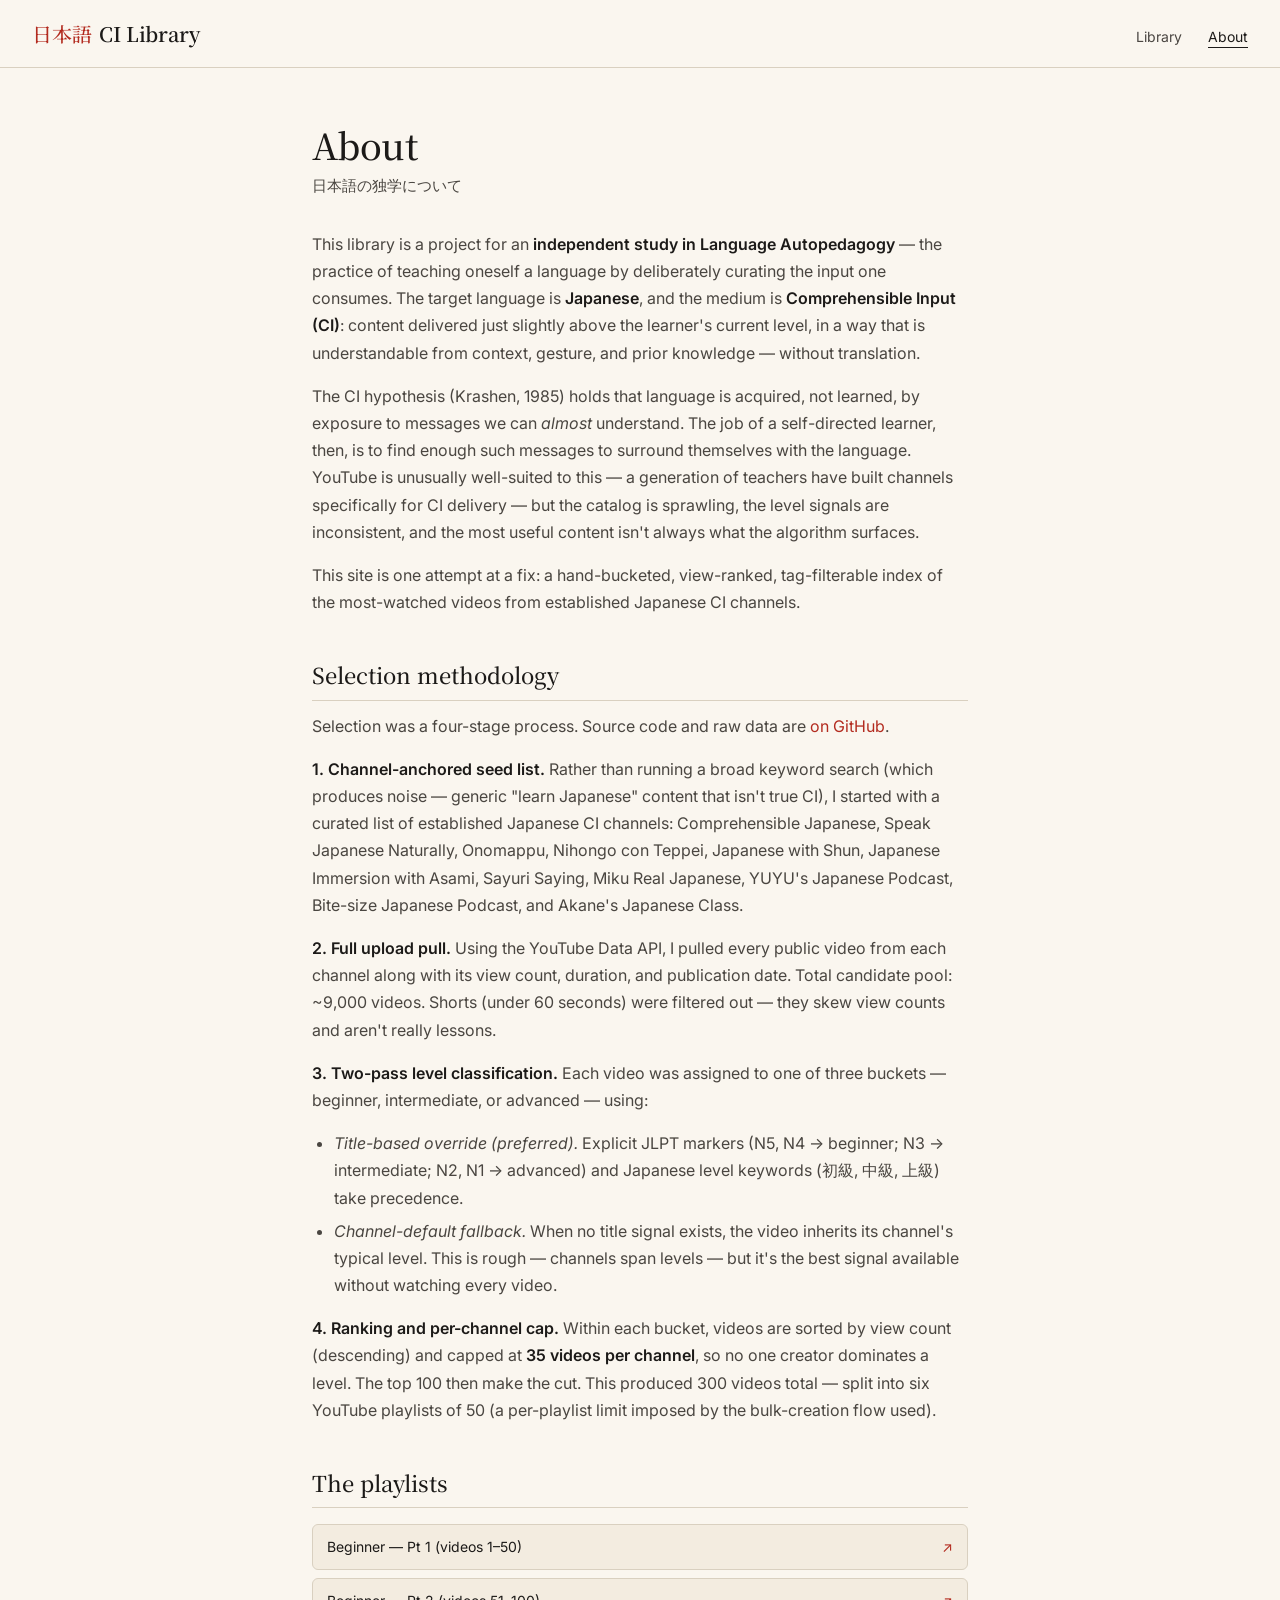
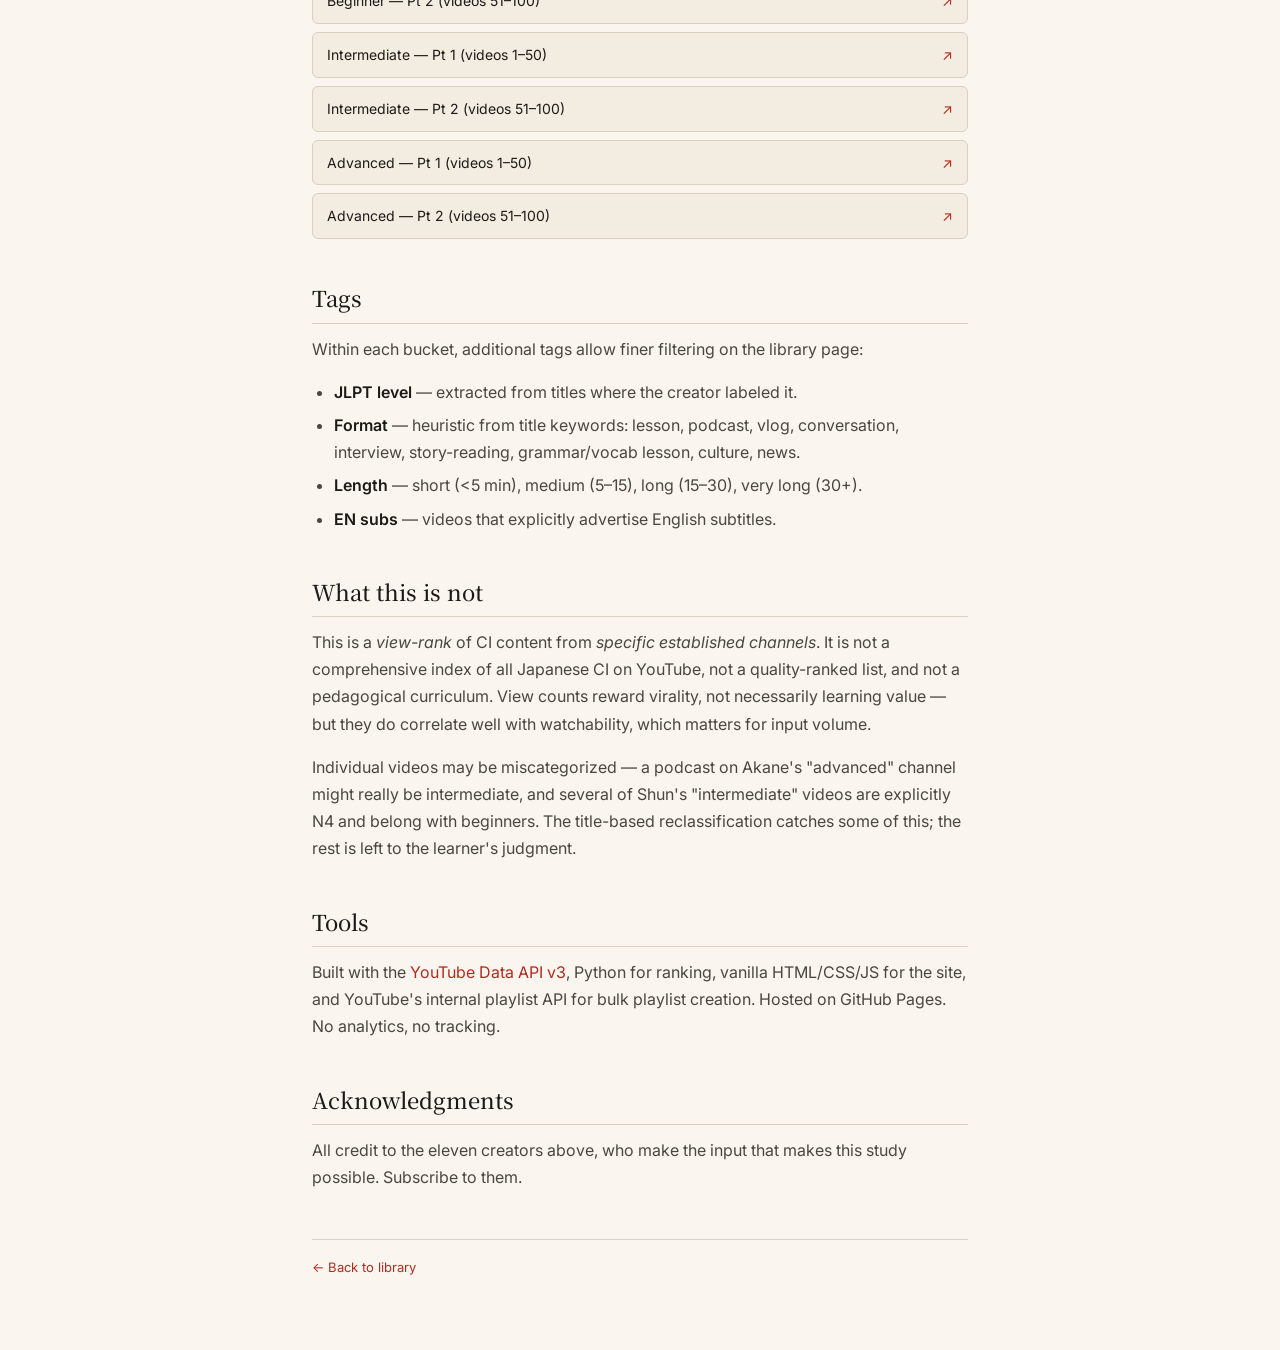
<file: about.html>
<!doctype html>
<html lang="en">
<head>
  <meta charset="utf-8">
  <meta name="viewport" content="width=device-width, initial-scale=1">
  <title>About — Japanese CI Library</title>
  <link rel="preconnect" href="https://fonts.googleapis.com">
  <link rel="preconnect" href="https://fonts.gstatic.com" crossorigin>
  <link href="https://fonts.googleapis.com/css2?family=Inter:wght@400;500;600&family=Noto+Serif+JP:wght@400;500;600&display=swap" rel="stylesheet">
  <link rel="stylesheet" href="style.css">
</head>
<body>
  <header class="site">
    <div class="brand"><span class="jp">日本語</span>CI Library</div>
    <nav class="site">
      <a href="index.html">Library</a>
      <a href="about.html" class="active">About</a>
    </nav>
  </header>

  <article class="prose">
    <h1>About</h1>
    <span class="jp">日本語の独学について</span>

    <p>
      This library is a project for an <strong>independent study in Language Autopedagogy</strong> — the
      practice of teaching oneself a language by deliberately curating the input one consumes. The target
      language is <strong>Japanese</strong>, and the medium is <strong>Comprehensible Input (CI)</strong>:
      content delivered just slightly above the learner's current level, in a way that is understandable
      from context, gesture, and prior knowledge — without translation.
    </p>

    <p>
      The CI hypothesis (Krashen, 1985) holds that language is acquired, not learned, by exposure to
      messages we can <em>almost</em> understand. The job of a self-directed learner, then, is to find
      enough such messages to surround themselves with the language. YouTube is unusually well-suited
      to this — a generation of teachers have built channels specifically for CI delivery — but the
      catalog is sprawling, the level signals are inconsistent, and the most useful content isn't
      always what the algorithm surfaces.
    </p>

    <p>
      This site is one attempt at a fix: a hand-bucketed, view-ranked, tag-filterable index of the most-watched
      videos from established Japanese CI channels.
    </p>

    <h2>Selection methodology</h2>

    <p>
      Selection was a four-stage process. Source code and raw data are
      <a href="https://github.com/k-lauren/japanese-ci-playlists" target="_blank" rel="noopener">on GitHub</a>.
    </p>

    <p><strong>1. Channel-anchored seed list.</strong> Rather than running a broad keyword search
    (which produces noise — generic "learn Japanese" content that isn't true CI), I started with a
    curated list of established Japanese CI channels: Comprehensible Japanese, Speak Japanese
    Naturally, Onomappu, Nihongo con Teppei, Japanese with Shun, Japanese Immersion with Asami,
    Sayuri Saying, Miku Real Japanese, YUYU's Japanese Podcast, Bite-size Japanese Podcast, and
    Akane's Japanese Class.</p>

    <p><strong>2. Full upload pull.</strong> Using the YouTube Data API, I pulled every public video
    from each channel along with its view count, duration, and publication date. Total candidate pool:
    ~9,000 videos. Shorts (under 60 seconds) were filtered out — they skew view counts and aren't
    really lessons.</p>

    <p><strong>3. Two-pass level classification.</strong> Each video was assigned to one of three
    buckets — beginner, intermediate, or advanced — using:</p>
    <ul>
      <li><em>Title-based override (preferred).</em> Explicit JLPT markers (N5, N4 → beginner; N3 →
      intermediate; N2, N1 → advanced) and Japanese level keywords (初級, 中級, 上級) take precedence.</li>
      <li><em>Channel-default fallback.</em> When no title signal exists, the video inherits its
      channel's typical level. This is rough — channels span levels — but it's the best signal
      available without watching every video.</li>
    </ul>

    <p><strong>4. Ranking and per-channel cap.</strong> Within each bucket, videos are sorted by view
    count (descending) and capped at <strong>35 videos per channel</strong>, so no one creator
    dominates a level. The top 100 then make the cut. This produced 300 videos total — split into
    six YouTube playlists of 50 (a per-playlist limit imposed by the bulk-creation flow used).</p>

    <h2>The playlists</h2>
    <div class="playlist-list" id="playlist-list"></div>

    <h2>Tags</h2>
    <p>Within each bucket, additional tags allow finer filtering on the library page:</p>
    <ul>
      <li><strong>JLPT level</strong> — extracted from titles where the creator labeled it.</li>
      <li><strong>Format</strong> — heuristic from title keywords: lesson, podcast, vlog,
      conversation, interview, story-reading, grammar/vocab lesson, culture, news.</li>
      <li><strong>Length</strong> — short (&lt;5 min), medium (5–15), long (15–30), very long (30+).</li>
      <li><strong>EN subs</strong> — videos that explicitly advertise English subtitles.</li>
    </ul>

    <h2>What this is not</h2>
    <p>
      This is a <em>view-rank</em> of CI content from <em>specific established channels</em>. It is
      not a comprehensive index of all Japanese CI on YouTube, not a quality-ranked list, and not a
      pedagogical curriculum. View counts reward virality, not necessarily learning value — but they
      do correlate well with watchability, which matters for input volume.
    </p>
    <p>
      Individual videos may be miscategorized — a podcast on Akane's "advanced" channel might really
      be intermediate, and several of Shun's "intermediate" videos are explicitly N4 and belong with
      beginners. The title-based reclassification catches some of this; the rest is left to the
      learner's judgment.
    </p>

    <h2>Tools</h2>
    <p>
      Built with the <a href="https://developers.google.com/youtube/v3" target="_blank" rel="noopener">YouTube Data API v3</a>,
      Python for ranking, vanilla HTML/CSS/JS for the site, and YouTube's internal playlist API for
      bulk playlist creation. Hosted on GitHub Pages. No analytics, no tracking.
    </p>

    <h2>Acknowledgments</h2>
    <p>
      All credit to the eleven creators above, who make the input that makes this study possible.
      Subscribe to them.
    </p>

    <p style="margin-top: 48px; padding-top: 16px; border-top: 1px solid var(--rule); font-size: 13px;">
      <a href="index.html">← Back to library</a>
    </p>
  </article>

  <script src="data.js"></script>
  <script>
    const labels = {
      beginner_pt1: 'Beginner — Pt 1 (videos 1–50)',
      beginner_pt2: 'Beginner — Pt 2 (videos 51–100)',
      intermediate_pt1: 'Intermediate — Pt 1 (videos 1–50)',
      intermediate_pt2: 'Intermediate — Pt 2 (videos 51–100)',
      advanced_pt1: 'Advanced — Pt 1 (videos 1–50)',
      advanced_pt2: 'Advanced — Pt 2 (videos 51–100)',
    };
    const list = document.getElementById('playlist-list');
    list.innerHTML = Object.keys(labels).map(k =>
      `<a href="https://www.youtube.com/playlist?list=${SITE_DATA.playlists[k]}" target="_blank" rel="noopener">${labels[k]}<span class="arrow">↗</span></a>`
    ).join('');
  </script>
</body>
</html>
</file>
<file: style.css>
:root {
  --bg: #faf6ef;
  --bg-2: #f3ece0;
  --ink: #1c1a18;
  --ink-2: #4a4641;
  --rule: #d9d0c0;
  --accent: #b32b1f;
  --accent-2: #8a1f17;
  --shadow: 0 1px 2px rgba(28, 26, 24, 0.04), 0 8px 24px rgba(28, 26, 24, 0.06);
  --radius: 6px;
  --serif: 'Noto Serif JP', 'EB Garamond', Georgia, serif;
  --sans: 'Inter', -apple-system, BlinkMacSystemFont, 'Segoe UI', sans-serif;
}

* { box-sizing: border-box; }

html, body {
  margin: 0;
  padding: 0;
  background: var(--bg);
  color: var(--ink);
  font-family: var(--sans);
  font-size: 15px;
  line-height: 1.55;
  -webkit-font-smoothing: antialiased;
}

a { color: var(--accent); text-decoration: none; border-bottom: 1px solid transparent; transition: border-color .15s; }
a:hover { border-bottom-color: var(--accent); }

header.site {
  position: sticky;
  top: 0;
  z-index: 50;
  display: flex;
  align-items: baseline;
  justify-content: space-between;
  padding: 18px 32px;
  background: rgba(250, 246, 239, 0.92);
  backdrop-filter: blur(6px);
  border-bottom: 1px solid var(--rule);
}

.brand {
  font-family: var(--serif);
  font-weight: 600;
  font-size: 20px;
  letter-spacing: -.01em;
}
.brand .jp { color: var(--accent); margin-right: 8px; font-weight: 500; }

nav.site a {
  color: var(--ink-2);
  margin-left: 22px;
  font-size: 14px;
  border-bottom: none;
}
nav.site a:hover, nav.site a.active { color: var(--ink); }
nav.site a.active { border-bottom: 1px solid var(--ink); padding-bottom: 2px; }

.hero {
  max-width: 1280px;
  margin: 0 auto;
  padding: 56px 32px 32px;
}
.hero h1 {
  font-family: var(--serif);
  font-weight: 500;
  font-size: 40px;
  line-height: 1.15;
  margin: 0 0 12px;
  letter-spacing: -.015em;
}
.hero h1 .jp {
  display: block;
  font-size: 18px;
  color: var(--ink-2);
  font-weight: 400;
  margin-bottom: 6px;
  letter-spacing: 0;
}
.hero p { color: var(--ink-2); max-width: 680px; margin: 0; font-size: 16px; }

.controls {
  max-width: 1280px;
  margin: 0 auto;
  padding: 8px 32px 0;
  display: flex;
  flex-wrap: wrap;
  gap: 14px;
  align-items: center;
}

.bucket-tabs { display: flex; gap: 6px; }
.bucket-tabs button {
  font-family: var(--sans);
  font-size: 14px;
  font-weight: 500;
  padding: 8px 16px;
  background: transparent;
  color: var(--ink-2);
  border: 1px solid var(--rule);
  border-radius: 999px;
  cursor: pointer;
  transition: all .15s;
}
.bucket-tabs button:hover { color: var(--ink); border-color: var(--ink-2); }
.bucket-tabs button.active {
  background: var(--ink);
  color: var(--bg);
  border-color: var(--ink);
}

.bucket-tabs .count {
  font-size: 11px;
  margin-left: 6px;
  opacity: .6;
}

.filters {
  display: flex;
  flex-wrap: wrap;
  gap: 8px;
  margin-left: auto;
  align-items: center;
}
.filters select, .filters .sort {
  font-family: var(--sans);
  font-size: 13px;
  padding: 7px 11px 7px 12px;
  background: var(--bg-2);
  border: 1px solid var(--rule);
  border-radius: var(--radius);
  color: var(--ink);
  cursor: pointer;
}
.filters select:focus { outline: none; border-color: var(--ink-2); }

.layout {
  max-width: 1280px;
  margin: 24px auto 64px;
  padding: 0 32px;
  display: grid;
  grid-template-columns: 1fr 540px;
  gap: 32px;
  align-items: start;
}

.list-panel {
  background: transparent;
}
.list-meta {
  font-size: 13px;
  color: var(--ink-2);
  margin-bottom: 12px;
  display: flex;
  justify-content: space-between;
}
.list-meta .playlist-links a {
  font-size: 12px;
  margin-left: 12px;
  color: var(--ink-2);
}

.video-list {
  display: flex;
  flex-direction: column;
  gap: 10px;
}

.video-card {
  display: grid;
  grid-template-columns: 168px 1fr;
  gap: 14px;
  padding: 10px;
  border: 1px solid transparent;
  border-radius: var(--radius);
  cursor: pointer;
  transition: all .15s;
  background: transparent;
}
.video-card:hover { background: var(--bg-2); }
.video-card.active { background: var(--bg-2); border-color: var(--rule); }

.thumb {
  position: relative;
  aspect-ratio: 16 / 9;
  border-radius: 4px;
  overflow: hidden;
  background: #ddd;
}
.thumb img { width: 100%; height: 100%; object-fit: cover; display: block; }
.thumb .dur {
  position: absolute;
  bottom: 6px;
  right: 6px;
  background: rgba(0,0,0,.85);
  color: #fff;
  padding: 1px 6px;
  font-size: 11px;
  font-weight: 500;
  border-radius: 3px;
  font-feature-settings: 'tnum';
}

.video-meta { min-width: 0; }
.video-title {
  font-weight: 500;
  font-size: 14px;
  line-height: 1.35;
  margin: 0 0 4px;
  display: -webkit-box;
  -webkit-line-clamp: 2;
  -webkit-box-orient: vertical;
  overflow: hidden;
}
.video-sub {
  font-size: 12px;
  color: var(--ink-2);
  display: flex;
  flex-wrap: wrap;
  gap: 0 10px;
}
.video-sub .channel { font-weight: 500; color: var(--ink); }
.video-sub .views { font-feature-settings: 'tnum'; }

.tag-row {
  margin-top: 6px;
  display: flex;
  flex-wrap: wrap;
  gap: 4px;
}
.tag {
  font-size: 10px;
  padding: 1px 7px;
  background: var(--bg-2);
  border: 1px solid var(--rule);
  border-radius: 999px;
  color: var(--ink-2);
  text-transform: uppercase;
  letter-spacing: .03em;
  font-weight: 500;
}
.video-card.active .tag { background: var(--bg); }
.tag.jlpt { background: #efe6d4; color: var(--accent-2); border-color: #e4d4b1; }

.player-panel {
  position: sticky;
  top: 80px;
  background: var(--bg-2);
  border-radius: var(--radius);
  padding: 16px;
  box-shadow: var(--shadow);
}
.player-frame {
  aspect-ratio: 16/9;
  background: #000;
  border-radius: 4px;
  overflow: hidden;
  margin-bottom: 14px;
}
.player-frame iframe { width: 100%; height: 100%; border: 0; display: block; }

.player-title {
  font-family: var(--serif);
  font-weight: 500;
  font-size: 18px;
  line-height: 1.3;
  margin: 0 0 8px;
}
.player-info {
  font-size: 13px;
  color: var(--ink-2);
  margin-bottom: 8px;
}
.player-info .channel { color: var(--ink); font-weight: 500; }
.player-link {
  font-size: 12px;
  color: var(--ink-2);
  display: inline-block;
  margin-top: 4px;
}

.empty {
  text-align: center;
  padding: 48px 0;
  color: var(--ink-2);
  font-style: italic;
}

footer.site {
  border-top: 1px solid var(--rule);
  padding: 32px;
  text-align: center;
  color: var(--ink-2);
  font-size: 13px;
}

/* About page */
.prose {
  max-width: 720px;
  margin: 0 auto;
  padding: 56px 32px;
  font-size: 16px;
  line-height: 1.7;
}
.prose h1 {
  font-family: var(--serif);
  font-weight: 500;
  font-size: 36px;
  line-height: 1.15;
  margin: 0 0 8px;
  letter-spacing: -.015em;
}
.prose .jp {
  display: block;
  font-size: 15px;
  color: var(--ink-2);
  margin-bottom: 32px;
}
.prose h2 {
  font-family: var(--serif);
  font-weight: 500;
  font-size: 22px;
  margin: 40px 0 12px;
  border-bottom: 1px solid var(--rule);
  padding-bottom: 6px;
}
.prose p { margin: 0 0 16px; color: var(--ink-2); }
.prose strong { color: var(--ink); font-weight: 600; }
.prose ul { padding-left: 22px; color: var(--ink-2); }
.prose ul li { margin-bottom: 6px; }
.prose code { background: var(--bg-2); padding: 1px 5px; border-radius: 3px; font-size: 13px; }

.playlist-list {
  display: grid;
  gap: 8px;
  margin: 16px 0;
}
.playlist-list a {
  display: block;
  padding: 10px 14px;
  border: 1px solid var(--rule);
  border-radius: var(--radius);
  background: var(--bg-2);
  color: var(--ink);
  font-size: 14px;
  border-bottom: 1px solid var(--rule);
}
.playlist-list a:hover { border-color: var(--ink-2); }
.playlist-list a .arrow { float: right; color: var(--accent); }

@media (max-width: 980px) {
  .layout { grid-template-columns: 1fr; }
  .player-panel { position: relative; top: 0; }
  .video-card { grid-template-columns: 140px 1fr; }
  .hero h1 { font-size: 30px; }
  .filters { margin-left: 0; width: 100%; }
}

@media (max-width: 560px) {
  header.site { padding: 14px 18px; }
  .hero { padding: 32px 18px 16px; }
  .controls, .layout { padding-left: 18px; padding-right: 18px; }
  .video-card { grid-template-columns: 110px 1fr; gap: 10px; }
  .video-title { font-size: 13px; }
}
</file>
